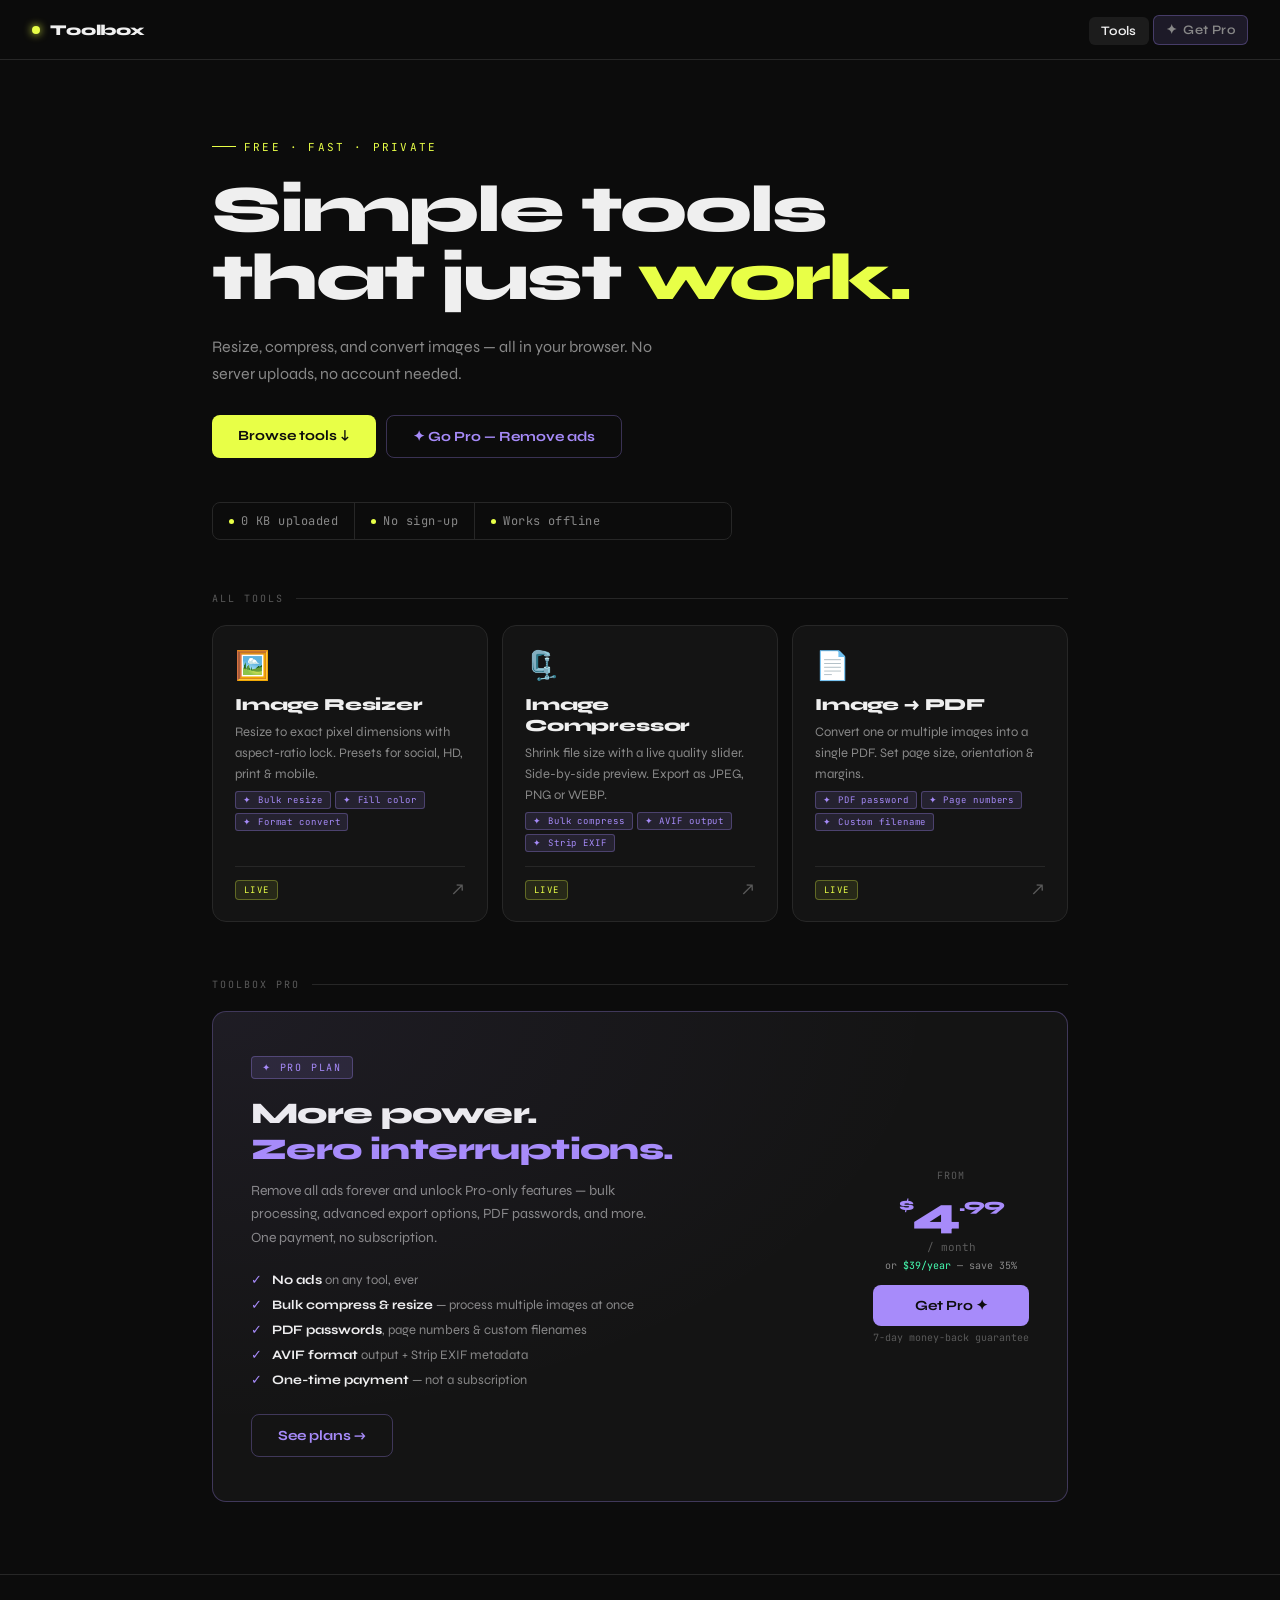
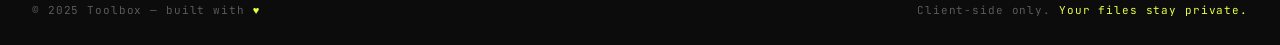
<file: index.html>
<!DOCTYPE html>
<html lang="en">
<head>
  <meta charset="UTF-8"/>
  <meta name="viewport" content="width=device-width, initial-scale=1.0"/>
  <title>Toolbox — Free Image Tools</title>
  <meta name="description" content="Free browser-based image tools. No uploads, no sign-up, 100% private."/>
  <link rel="stylesheet" href="styles.css"/>
  <style>
    .page-wrap { padding-top: 60px; min-height: 100vh; display: flex; flex-direction: column; }

    /* ── Hero ── */
    .hero { padding: 72px 32px 52px; max-width: 920px; margin: 0 auto; width: 100%; }
    .hero-eyebrow {
      display: inline-flex; align-items: center; gap: 8px;
      font-family: 'JetBrains Mono', monospace; font-size: 11px;
      letter-spacing: 0.2em; text-transform: uppercase; color: var(--accent); margin-bottom: 22px;
    }
    .hero-eyebrow::before { content: ''; width: 24px; height: 1px; background: var(--accent); }
    h1.hero-title {
      font-size: clamp(36px,6vw,66px); font-weight: 800;
      letter-spacing: -0.03em; line-height: 1.04; margin-bottom: 20px;
    }
    h1.hero-title em { font-style: normal; color: var(--accent); }
    .hero-desc { font-size: 16px; color: var(--muted2); line-height: 1.7; max-width: 460px; margin-bottom: 28px; }
    .hero-cta { display: flex; gap: 10px; flex-wrap: wrap; margin-bottom: 44px; }
    .btn-hero-primary {
      background: var(--accent); color: #0c0c0c; border: none;
      padding: 12px 26px; border-radius: 8px; font-family: 'Syne', sans-serif;
      font-size: 14px; font-weight: 700; cursor: pointer; text-decoration: none;
      transition: opacity 0.15s, transform 0.1s;
    }
    .btn-hero-primary:hover { opacity: 0.85; transform: translateY(-2px); }
    .btn-hero-ghost {
      background: transparent; color: var(--pro);
      border: 1px solid var(--pro-border); padding: 12px 26px; border-radius: 8px;
      font-family: 'Syne', sans-serif; font-size: 14px; font-weight: 700;
      cursor: pointer; text-decoration: none; transition: all 0.15s;
    }
    .btn-hero-ghost:hover { background: var(--pro-dim); }

    /* ── Feature strip ── */
    .feature-strip {
      display: flex; gap: 0; flex-wrap: wrap;
      border: 1px solid var(--border); border-radius: var(--radius-sm);
      overflow: hidden; max-width: 520px;
    }
    .feature-pill {
      display: flex; align-items: center; gap: 7px;
      padding: 10px 16px; font-size: 12px; color: var(--muted2);
      border-right: 1px solid var(--border);
      font-family: 'JetBrains Mono', monospace; letter-spacing: 0.04em;
    }
    .feature-pill:last-child { border-right: none; }
    .feature-pill .dot-sm { width: 5px; height: 5px; background: var(--accent); border-radius: 50%; }

    /* ── Tools Grid ── */
    .tools-section { padding: 0 32px 56px; max-width: 920px; margin: 0 auto; width: 100%; flex: 1; }
    .section-label {
      font-family: 'JetBrains Mono', monospace; font-size: 10px;
      letter-spacing: 0.2em; text-transform: uppercase; color: var(--muted);
      margin-bottom: 20px; display: flex; align-items: center; gap: 12px;
    }
    .section-label::after { content: ''; flex: 1; height: 1px; background: var(--border); }
    .tools-grid { display: grid; grid-template-columns: repeat(auto-fill, minmax(260px, 1fr)); gap: 14px; }

    .tool-card {
      background: var(--surface); border: 1px solid var(--border);
      border-radius: var(--radius); padding: 26px 22px 20px;
      display: flex; flex-direction: column; gap: 14px;
      text-decoration: none; color: var(--text);
      position: relative; overflow: hidden;
      transition: border-color 0.2s, transform 0.18s, box-shadow 0.2s;
    }
    .tool-card::before {
      content: ''; position: absolute; inset: 0;
      background: linear-gradient(135deg, var(--accent-glow) 0%, transparent 55%);
      opacity: 0; transition: opacity 0.22s; pointer-events: none;
    }
    .tool-card:hover { border-color: var(--accent); transform: translateY(-3px); box-shadow: 0 14px 36px rgba(0,0,0,0.5), 0 0 0 1px var(--accent); }
    .tool-card:hover::before { opacity: 1; }
    .card-icon { font-size: 28px; line-height: 1; }
    .card-body { flex: 1; }
    .card-title { font-size: 17px; font-weight: 800; letter-spacing: -0.01em; margin-bottom: 7px; }
    .card-desc { font-size: 13px; color: var(--muted2); line-height: 1.6; }
    .card-footer {
      display: flex; align-items: center; justify-content: space-between;
      padding-top: 12px; border-top: 1px solid var(--border);
    }
    .card-tag { font-family: 'JetBrains Mono', monospace; font-size: 9px; letter-spacing: 0.15em; text-transform: uppercase; padding: 3px 8px; border-radius: 4px; }
    .tag-live { background: var(--accent-dim); color: var(--accent); border: 1px solid rgba(232,255,71,0.3); }
    .card-arrow { font-size: 18px; color: var(--muted); transition: color 0.15s, transform 0.15s; }
    .tool-card:hover .card-arrow { color: var(--accent); transform: translate(3px,-3px); }

    /* Pro features listed on cards */
    .card-pro-features {
      display: flex; flex-wrap: wrap; gap: 4px; margin-top: 6px;
    }
    .card-pro-tag {
      font-family: 'JetBrains Mono', monospace; font-size: 9px;
      letter-spacing: 0.1em; color: var(--pro);
      background: var(--pro-dim); border: 1px solid var(--pro-border);
      padding: 2px 7px; border-radius: 3px;
    }

    /* ── Ad slot placeholder (below tools) ── */
    #home-tools-ad { width: 100%; }

    /* ── Pro Section ── */
    .pro-section { padding: 0 32px 72px; max-width: 920px; margin: 0 auto; width: 100%; }
    .pro-card {
      background: var(--surface); border: 1px solid var(--pro-border);
      border-radius: var(--radius); padding: 44px 38px;
      display: grid; grid-template-columns: 1fr auto;
      gap: 40px; align-items: center; position: relative; overflow: hidden;
    }
    .pro-card::before {
      content: ''; position: absolute; inset: 0;
      background: radial-gradient(ellipse at top left, rgba(167,139,250,0.07) 0%, transparent 60%);
      pointer-events: none;
    }
    .pro-badge {
      display: inline-flex; align-items: center; gap: 7px;
      background: var(--pro-dim); border: 1px solid var(--pro-border);
      color: var(--pro); font-family: 'JetBrains Mono', monospace;
      font-size: 10px; letter-spacing: 0.18em; text-transform: uppercase;
      padding: 4px 10px; border-radius: 4px; margin-bottom: 16px;
    }
    .pro-title { font-size: clamp(22px,3.5vw,30px); font-weight: 800; letter-spacing: -0.02em; margin-bottom: 12px; }
    .pro-title span { color: var(--pro); }
    .pro-desc { font-size: 14px; color: var(--muted2); line-height: 1.7; margin-bottom: 22px; max-width: 420px; }
    .pro-features { display: flex; flex-direction: column; gap: 9px; margin-bottom: 26px; }
    .pro-feature { display: flex; align-items: center; gap: 10px; font-size: 13px; color: var(--muted2); }
    .pro-feature .check { color: var(--pro); flex-shrink: 0; }
    .pro-feature strong { color: var(--text); }
    .pro-pricing {
      display: flex; flex-direction: column; align-items: center;
      gap: 5px; text-align: center; flex-shrink: 0;
    }
    .pro-price { font-size: 44px; font-weight: 800; color: var(--pro); letter-spacing: -0.03em; line-height: 1; }
    .pro-price sup { font-size: 18px; vertical-align: super; }
    .pro-period { font-family: 'JetBrains Mono', monospace; font-size: 11px; color: var(--muted); }
    .pro-yearly { font-family: 'JetBrains Mono', monospace; font-size: 10px; color: var(--muted2); }
    .pro-yearly span { color: var(--green); }
    .btn-pro-buy {
      background: var(--pro); color: #0c0c0c; border: none;
      padding: 12px 26px; border-radius: 8px; font-family: 'Syne', sans-serif;
      font-size: 14px; font-weight: 700; cursor: pointer; text-decoration: none;
      transition: all 0.15s; display: block; width: 100%; text-align: center; margin-top: 8px;
    }
    .btn-pro-buy:hover { opacity: 0.85; transform: translateY(-2px); }
    .pro-guarantee { font-family: 'JetBrains Mono', monospace; font-size: 10px; color: var(--muted); text-align: center; }

    /* ── Animations ── */
    .hero { animation: fadeUp 0.5s ease both; }
    .tool-card { animation: fadeUp 0.5s ease both; }
    .tool-card:nth-child(1) { animation-delay: 0.05s; }
    .tool-card:nth-child(2) { animation-delay: 0.10s; }
    .tool-card:nth-child(3) { animation-delay: 0.15s; }
    .pro-card { animation: fadeUp 0.5s ease 0.25s both; }

    @media (max-width: 700px) {
      .pro-card { grid-template-columns: 1fr; }
      .pro-pricing { align-items: flex-start; text-align: left; }
      .btn-pro-buy { width: auto; }
      .hero { padding: 60px 20px 40px; }
      .tools-section, .pro-section { padding-left: 20px; padding-right: 20px; }
      .feature-strip { flex-direction: column; }
      .feature-pill { border-right: none; border-bottom: 1px solid var(--border); }
      .feature-pill:last-child { border-bottom: none; }
    }
  </style>
</head>
<body>

<nav class="site-nav">
  <a class="nav-brand" href="index.html">
    <span class="dot"></span>
    <span class="name">Toolbox</span>
  </a>
  <ul class="nav-links">
    <li><a href="index.html" class="active">Tools</a></li>
    <li><a href="pro.html" class="nav-pro-btn"><span class="crown">✦</span> Get Pro</a></li>
  </ul>
</nav>

<div class="page-wrap">

  <!-- HERO -->
  <section class="hero">
    <p class="hero-eyebrow">Free · Fast · Private</p>
    <h1 class="hero-title">Simple tools<br/>that just <em>work.</em></h1>
    <p class="hero-desc">Resize, compress, and convert images — all in your browser. No server uploads, no account needed.</p>
    <div class="hero-cta">
      <a class="btn-hero-primary" href="#tools">Browse tools ↓</a>
      <a class="btn-hero-ghost" href="pro.html">✦ Go Pro — Remove ads</a>
    </div>
    <div class="feature-strip">
      <div class="feature-pill"><span class="dot-sm"></span>0 KB uploaded</div>
      <div class="feature-pill"><span class="dot-sm"></span>No sign-up</div>
      <div class="feature-pill"><span class="dot-sm"></span>Works offline</div>
    </div>
  </section>

  <!-- TOOLS -->
  <section class="tools-section" id="tools">
    <p class="section-label">All tools</p>
    <div class="tools-grid">

      <a class="tool-card" href="tools/image-resizer.html">
        <div class="card-icon">🖼️</div>
        <div class="card-body">
          <p class="card-title">Image Resizer</p>
          <p class="card-desc">Resize to exact pixel dimensions with aspect-ratio lock. Presets for social, HD, print & mobile.</p>
          <div class="card-pro-features">
            <span class="card-pro-tag">✦ Bulk resize</span>
            <span class="card-pro-tag">✦ Fill color</span>
            <span class="card-pro-tag">✦ Format convert</span>
          </div>
        </div>
        <div class="card-footer">
          <span class="card-tag tag-live">Live</span>
          <span class="card-arrow">↗</span>
        </div>
      </a>

      <a class="tool-card" href="tools/image-compressor.html">
        <div class="card-icon">🗜️</div>
        <div class="card-body">
          <p class="card-title">Image Compressor</p>
          <p class="card-desc">Shrink file size with a live quality slider. Side-by-side preview. Export as JPEG, PNG or WEBP.</p>
          <div class="card-pro-features">
            <span class="card-pro-tag">✦ Bulk compress</span>
            <span class="card-pro-tag">✦ AVIF output</span>
            <span class="card-pro-tag">✦ Strip EXIF</span>
          </div>
        </div>
        <div class="card-footer">
          <span class="card-tag tag-live">Live</span>
          <span class="card-arrow">↗</span>
        </div>
      </a>

      <a class="tool-card" href="tools/image-to-pdf.html">
        <div class="card-icon">📄</div>
        <div class="card-body">
          <p class="card-title">Image → PDF</p>
          <p class="card-desc">Convert one or multiple images into a single PDF. Set page size, orientation & margins.</p>
          <div class="card-pro-features">
            <span class="card-pro-tag">✦ PDF password</span>
            <span class="card-pro-tag">✦ Page numbers</span>
            <span class="card-pro-tag">✦ Custom filename</span>
          </div>
        </div>
        <div class="card-footer">
          <span class="card-tag tag-live">Live</span>
          <span class="card-arrow">↗</span>
        </div>
      </a>

    </div>
  </section>

  <!-- AD: 1 ad below tools, only for free users -->
  <div id="home-tools-ad"></div>

  <!-- PRO SECTION -->
  <section class="pro-section" id="pro">
    <p class="section-label">Toolbox Pro</p>
    <div class="pro-card">
      <div>
        <div class="pro-badge">✦ Pro Plan</div>
        <h2 class="pro-title">More power.<br/><span>Zero interruptions.</span></h2>
        <p class="pro-desc">Remove all ads forever and unlock Pro-only features — bulk processing, advanced export options, PDF passwords, and more. One payment, no subscription.</p>
        <div class="pro-features">
          <div class="pro-feature"><span class="check">✓</span> <span><strong>No ads</strong> on any tool, ever</span></div>
          <div class="pro-feature"><span class="check">✓</span> <span><strong>Bulk compress & resize</strong> — process multiple images at once</span></div>
          <div class="pro-feature"><span class="check">✓</span> <span><strong>PDF passwords</strong>, page numbers & custom filenames</span></div>
          <div class="pro-feature"><span class="check">✓</span> <span><strong>AVIF format</strong> output + Strip EXIF metadata</span></div>
          <div class="pro-feature"><span class="check">✓</span> <span><strong>One-time payment</strong> — not a subscription</span></div>
        </div>
        <a href="pro.html" class="btn-hero-ghost" style="display:inline-flex;align-items:center;gap:8px">See plans →</a>
      </div>
      <div class="pro-pricing">
        <div style="font-family:'JetBrains Mono',monospace;font-size:10px;color:var(--muted);letter-spacing:0.1em;margin-bottom:4px">FROM</div>
        <div class="pro-price"><sup>$</sup>4<sup>.99</sup></div>
        <div class="pro-period">/ month</div>
        <div class="pro-yearly">or <span>$39/year</span> — save 35%</div>
        <a href="pro.html" class="btn-pro-buy">Get Pro ✦</a>
        <div class="pro-guarantee">7-day money-back guarantee</div>
      </div>
    </div>
  </section>

  <footer class="site-footer">
    <p class="footer-copy">© 2025 Toolbox — built with <span>♥</span></p>
    <p class="footer-copy">Client-side only. <span>Your files stay private.</span></p>
  </footer>

</div>

<script src="scripts.js"></script>
<script>
  document.addEventListener('DOMContentLoaded', () => {
    window.Toolbox.injectHomeAd();
  });
</script>
</body>
</html>
</file>
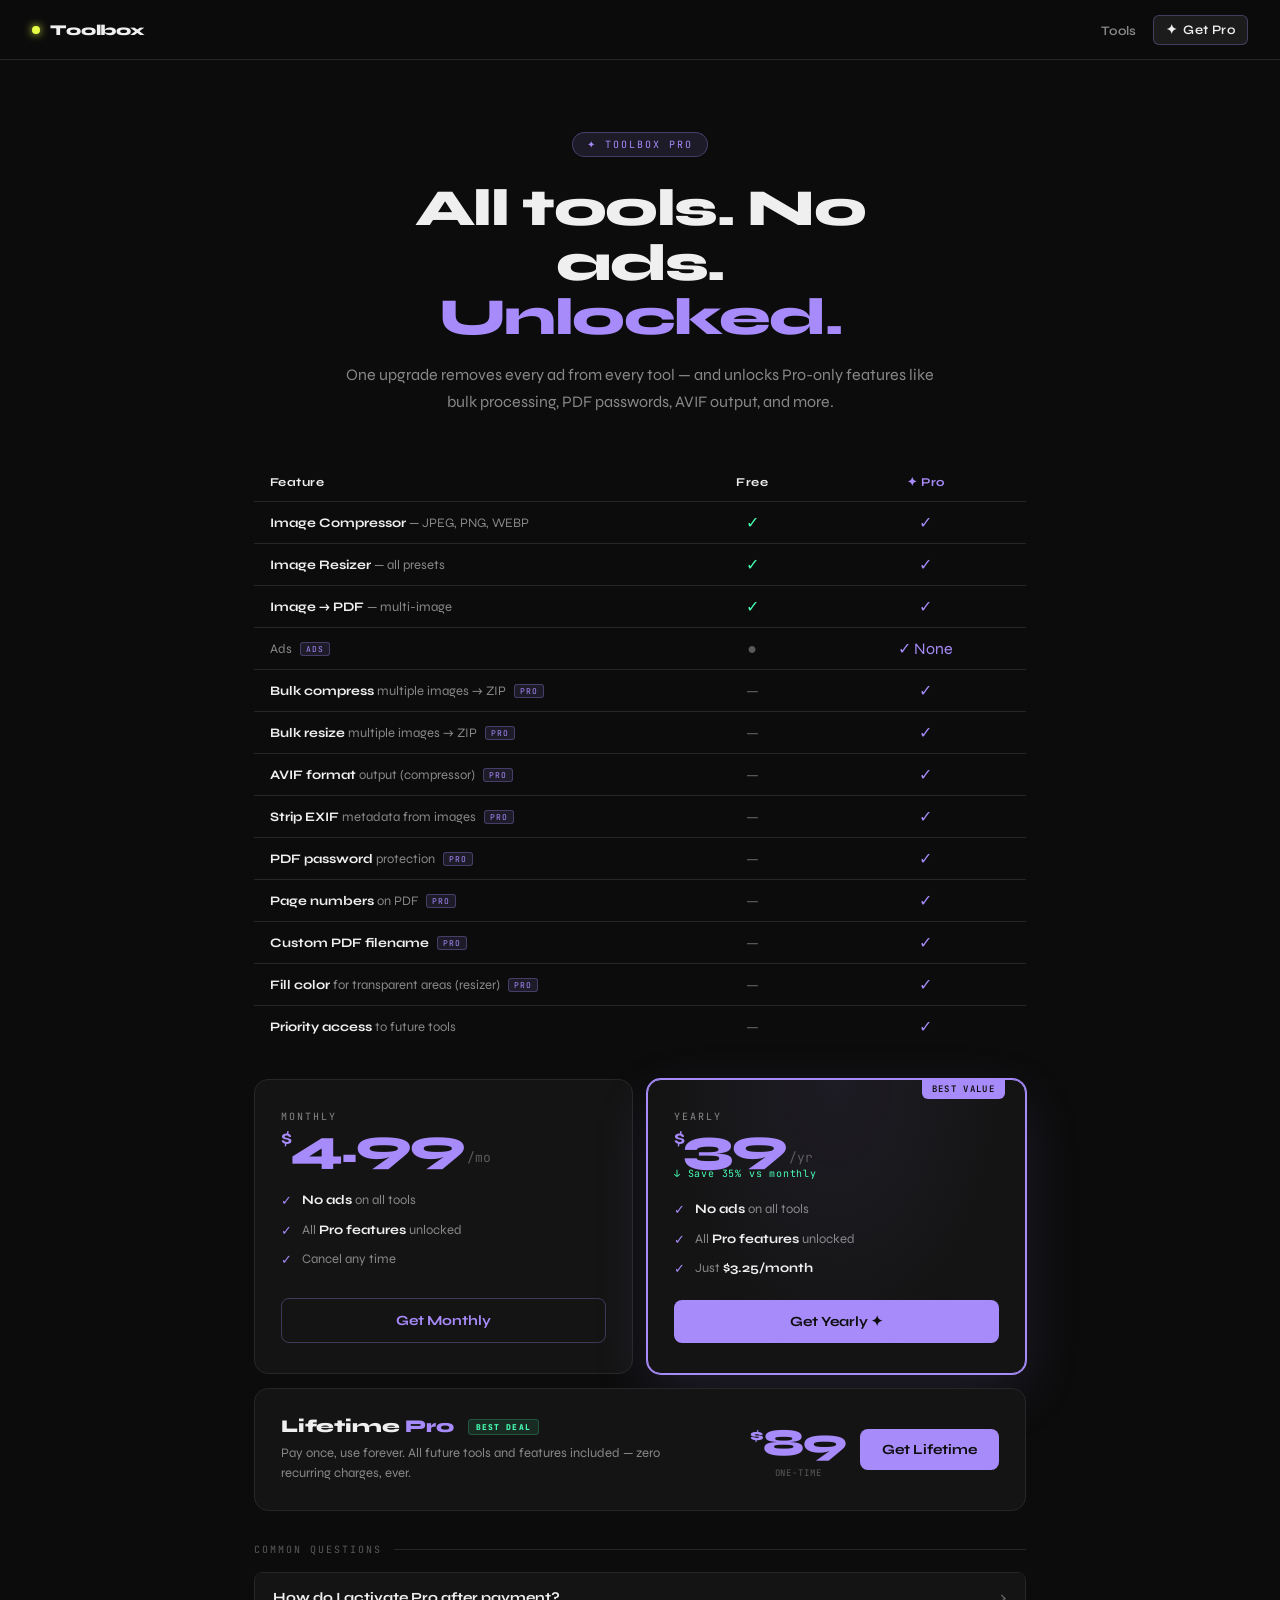
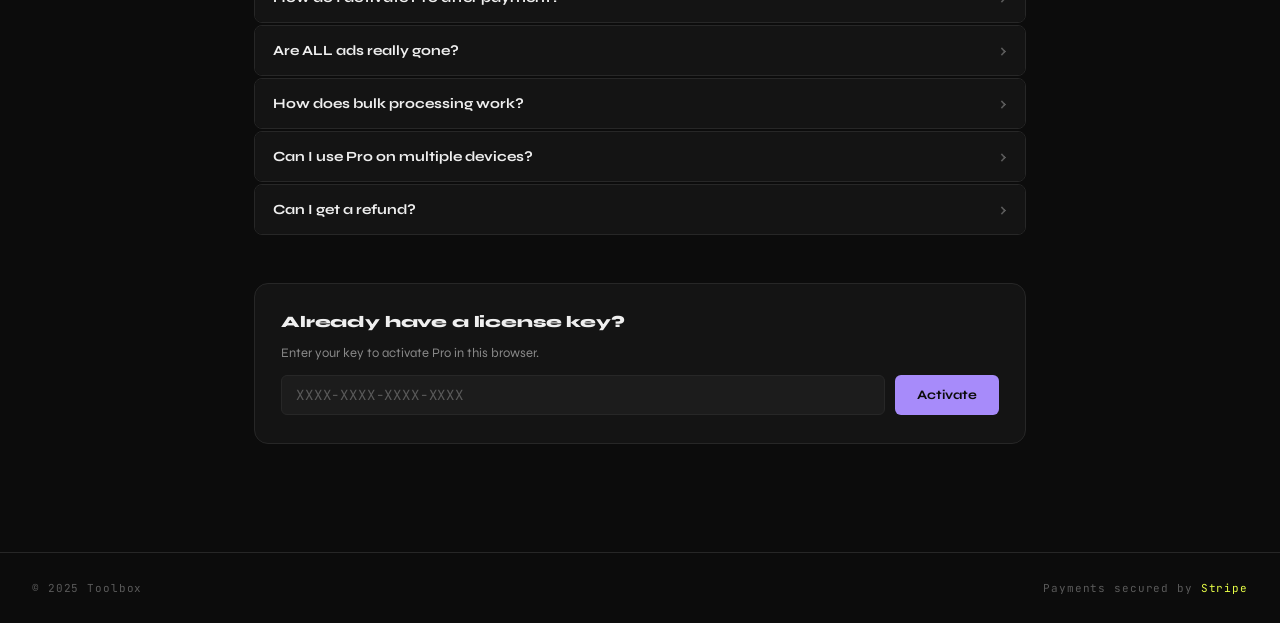
<file: Pro.html>
<!DOCTYPE html>
<html lang="en">
<head>
  <meta charset="UTF-8"/>
  <meta name="viewport" content="width=device-width, initial-scale=1.0"/>
  <title>Toolbox Pro — Unlock Everything</title>
  <link rel="stylesheet" href="styles.css"/>
  <style>
    body { padding-top: 60px; display: flex; flex-direction: column; min-height: 100vh; }
    .page-wrap { flex: 1; display: flex; flex-direction: column; }

    /* ── Hero ── */
    .pro-hero { text-align: center; padding: 72px 32px 48px; max-width: 680px; margin: 0 auto; width: 100%; animation: fadeUp 0.4s ease both; }
    .pro-eyebrow {
      display: inline-flex; align-items: center; gap: 8px;
      background: var(--pro-dim); border: 1px solid var(--pro-border);
      color: var(--pro); font-family: 'JetBrains Mono', monospace;
      font-size: 10px; letter-spacing: 0.2em; text-transform: uppercase;
      padding: 5px 14px; border-radius: 20px; margin-bottom: 24px;
    }
    .pro-hero-title { font-size: clamp(30px,6vw,52px); font-weight: 800; letter-spacing: -0.03em; line-height: 1.05; margin-bottom: 16px; }
    .pro-hero-title span { color: var(--pro); }
    .pro-hero-sub { font-size: 16px; color: var(--muted2); line-height: 1.7; }

    /* ── Comparison table ── */
    .plans-wrap { max-width: 820px; margin: 0 auto; width: 100%; padding: 0 24px 60px; }

    /* Feature comparison */
    .compare-table {
      width: 100%; border-collapse: collapse;
      margin-bottom: 32px;
      animation: fadeUp 0.4s ease 0.06s both;
    }
    .compare-table th {
      padding: 12px 16px; font-size: 12px; font-weight: 700;
      letter-spacing: 0.04em; text-align: left;
      border-bottom: 1px solid var(--border);
    }
    .compare-table th:not(:first-child) { text-align: center; }
    .compare-table th.col-pro { color: var(--pro); }
    .compare-table td {
      padding: 11px 16px; font-size: 13px; color: var(--muted2);
      border-bottom: 1px solid var(--border);
      vertical-align: middle;
    }
    .compare-table td:not(:first-child) { text-align: center; }
    .compare-table tr:last-child td { border-bottom: none; }
    .compare-table .yes-free { color: var(--green); font-size: 16px; }
    .compare-table .yes-pro  { color: var(--pro);   font-size: 16px; }
    .compare-table .no       { color: var(--muted); font-size: 16px; }
    .compare-table .feature-name strong { color: var(--text); }
    .compare-table .feature-badge {
      display: inline-flex; align-items: center; gap: 4px;
      background: var(--pro-dim); border: 1px solid var(--pro-border);
      color: var(--pro); font-family: 'JetBrains Mono', monospace;
      font-size: 8px; letter-spacing: 0.12em; text-transform: uppercase;
      padding: 1px 5px; border-radius: 3px; margin-left: 5px; vertical-align: middle;
    }

    /* ── Plans grid ── */
    .plans-grid { display: grid; grid-template-columns: 1fr 1fr; gap: 14px; margin-bottom: 14px; animation: fadeUp 0.4s ease 0.1s both; }

    .plan-card {
      background: var(--surface); border: 1px solid var(--border);
      border-radius: var(--radius); padding: 30px 26px;
      display: flex; flex-direction: column; gap: 20px;
      position: relative; overflow: hidden; transition: border-color 0.2s;
    }
    .plan-card.popular {
      border-color: var(--pro);
      box-shadow: 0 0 0 1px var(--pro), 0 20px 60px rgba(167,139,250,0.12);
    }
    .plan-card.popular::before {
      content: ''; position: absolute; inset: 0;
      background: radial-gradient(ellipse at top, rgba(167,139,250,0.07) 0%, transparent 70%);
      pointer-events: none;
    }
    .popular-badge {
      position: absolute; top: -1px; right: 20px;
      background: var(--pro); color: #0c0c0c;
      font-family: 'JetBrains Mono', monospace; font-size: 9px;
      letter-spacing: 0.15em; text-transform: uppercase;
      padding: 4px 10px; border-radius: 0 0 6px 6px; font-weight: 600;
    }
    .plan-name { font-family: 'JetBrains Mono', monospace; font-size: 10px; letter-spacing: 0.2em; text-transform: uppercase; color: var(--muted2); }
    .plan-price-wrap { display: flex; align-items: baseline; gap: 3px; }
    .plan-price { font-size: 48px; font-weight: 800; color: var(--pro); letter-spacing: -0.04em; line-height: 1; }
    .plan-price sup { font-size: 20px; font-weight: 700; vertical-align: super; }
    .plan-period { font-family: 'JetBrains Mono', monospace; font-size: 13px; color: var(--muted); }
    .plan-save { font-family: 'JetBrains Mono', monospace; font-size: 10px; color: var(--green); letter-spacing: 0.08em; margin-top: -4px; }
    .plan-features { display: flex; flex-direction: column; gap: 9px; flex: 1; }
    .plan-feature { display: flex; align-items: flex-start; gap: 10px; font-size: 13px; color: var(--muted2); line-height: 1.5; }
    .plan-feature .ck { color: var(--pro); flex-shrink: 0; margin-top: 1px; }
    .plan-feature strong { color: var(--text); }
    .plan-btn {
      background: var(--pro); color: #0c0c0c; border: none;
      padding: 13px 22px; border-radius: 8px; font-family: 'Syne', sans-serif;
      font-size: 14px; font-weight: 700; cursor: pointer;
      text-decoration: none; text-align: center; display: block;
      transition: opacity 0.15s, transform 0.1s;
    }
    .plan-btn:hover { opacity: 0.85; transform: translateY(-2px); }
    .plan-btn.ghost { background: transparent; border: 1px solid var(--pro-border); color: var(--pro); }
    .plan-btn.ghost:hover { background: var(--pro-dim); transform: translateY(-2px); }

    /* ── Lifetime ── */
    .lifetime-card {
      background: var(--surface); border: 1px solid var(--border);
      border-radius: var(--radius); padding: 26px 26px;
      display: flex; align-items: center; justify-content: space-between;
      gap: 20px; flex-wrap: wrap; margin-bottom: 32px;
      transition: border-color 0.2s;
      animation: fadeUp 0.4s ease 0.15s both;
    }
    .lifetime-card:hover { border-color: var(--border2); }
    .lifetime-left { display: flex; flex-direction: column; gap: 6px; }
    .lifetime-name { font-weight: 800; font-size: 18px; letter-spacing: -0.01em; }
    .lifetime-name span { color: var(--pro); }
    .lifetime-name .best-tag {
      font-family: 'JetBrains Mono', monospace; font-size: 8px;
      letter-spacing: 0.14em; text-transform: uppercase;
      background: rgba(71,255,179,0.1); color: var(--green);
      border: 1px solid rgba(71,255,179,0.2); padding: 2px 7px;
      border-radius: 3px; margin-left: 8px; vertical-align: middle;
    }
    .lifetime-desc { font-size: 13px; color: var(--muted2); line-height: 1.6; max-width: 380px; }
    .lifetime-right { display: flex; align-items: center; gap: 14px; flex-shrink: 0; }
    .lifetime-price { font-size: 38px; font-weight: 800; color: var(--pro); letter-spacing: -0.03em; }
    .lifetime-price sup { font-size: 16px; vertical-align: super; }
    .lifetime-once { font-family: 'JetBrains Mono', monospace; font-size: 9px; color: var(--muted); letter-spacing: 0.1em; text-align: center; margin-top: 2px; text-transform: uppercase; }

    /* ── FAQ ── */
    .faq-section { margin-bottom: 48px; animation: fadeUp 0.4s ease 0.2s both; }
    .faq-title {
      font-family: 'JetBrains Mono', monospace; font-size: 10px;
      letter-spacing: 0.2em; text-transform: uppercase; color: var(--muted);
      margin-bottom: 16px; display: flex; align-items: center; gap: 12px;
    }
    .faq-title::after { content: ''; flex: 1; height: 1px; background: var(--border); }
    .faq-list { display: flex; flex-direction: column; gap: 2px; }
    .faq-item { border: 1px solid var(--border); border-radius: var(--radius-sm); overflow: hidden; }
    .faq-q {
      width: 100%; background: var(--surface); border: none;
      color: var(--text); font-family: 'Syne', sans-serif; font-size: 14px; font-weight: 700;
      padding: 15px 18px; text-align: left; cursor: pointer;
      display: flex; justify-content: space-between; align-items: center;
      transition: background 0.15s; gap: 12px;
    }
    .faq-q:hover { background: var(--surface2); }
    .faq-q .arrow { font-size: 16px; color: var(--muted); transition: transform 0.2s; flex-shrink: 0; }
    .faq-q.open .arrow { transform: rotate(90deg); color: var(--pro); }
    .faq-a {
      max-height: 0; overflow: hidden; background: var(--surface2);
      font-size: 13px; color: var(--muted2); line-height: 1.7;
      transition: max-height 0.25s ease, padding 0.25s; padding: 0 18px;
    }
    .faq-a.open { max-height: 200px; padding: 14px 18px; }

    /* ── Activate ── */
    .activate-card {
      background: var(--surface); border: 1px solid var(--border);
      border-radius: var(--radius); padding: 28px 26px;
      display: flex; flex-direction: column; gap: 14px;
      margin-bottom: 48px;
      animation: fadeUp 0.4s ease 0.25s both;
    }
    .activate-title { font-weight: 800; font-size: 16px; letter-spacing: -0.01em; }
    .activate-sub { font-size: 13px; color: var(--muted2); }
    .activate-row { display: flex; gap: 10px; flex-wrap: wrap; }
    #license-input {
      flex: 1; min-width: 200px;
      background: var(--surface2); border: 1px solid var(--border);
      border-radius: 6px; color: var(--text);
      font-family: 'JetBrains Mono', monospace; font-size: 14px;
      padding: 10px 14px; outline: none; transition: border-color 0.2s;
      letter-spacing: 0.06em;
    }
    #license-input:focus { border-color: var(--pro); }
    #license-input::placeholder { color: var(--muted); }
    #activate-btn {
      background: var(--pro); color: #0c0c0c; border: none;
      padding: 10px 22px; border-radius: 6px; font-family: 'Syne', sans-serif;
      font-size: 13px; font-weight: 700; cursor: pointer; transition: opacity 0.15s;
    }
    #activate-btn:hover { opacity: 0.85; }
    #activate-msg { font-family: 'JetBrains Mono', monospace; font-size: 11px; display: none; letter-spacing: 0.06em; }

    @media (max-width: 560px) {
      .plans-grid { grid-template-columns: 1fr; }
      .lifetime-card { flex-direction: column; align-items: flex-start; }
      .plans-wrap { padding: 0 16px 60px; }
      .compare-table { display: none; }
    }
  </style>
</head>
<body>

<nav class="site-nav">
  <a class="nav-brand" href="index.html"><span class="dot"></span><span class="name">Toolbox</span></a>
  <ul class="nav-links">
    <li><a href="index.html">Tools</a></li>
    <li><a href="pro.html" class="nav-pro-btn active"><span class="crown">✦</span> Get Pro</a></li>
  </ul>
</nav>

<div class="page-wrap">

  <div class="pro-hero">
    <div class="pro-eyebrow">✦ Toolbox Pro</div>
    <h1 class="pro-hero-title">All tools. No ads.<br/><span>Unlocked.</span></h1>
    <p class="pro-hero-sub">One upgrade removes every ad from every tool — and unlocks Pro-only features like bulk processing, PDF passwords, AVIF output, and more.</p>
  </div>

  <div class="plans-wrap">

    <!-- Feature comparison -->
    <table class="compare-table">
      <thead>
        <tr>
          <th style="width:55%">Feature</th>
          <th>Free</th>
          <th class="col-pro">✦ Pro</th>
        </tr>
      </thead>
      <tbody>
        <tr>
          <td class="feature-name"><strong>Image Compressor</strong> — JPEG, PNG, WEBP</td>
          <td><span class="yes-free">✓</span></td>
          <td><span class="yes-pro">✓</span></td>
        </tr>
        <tr>
          <td class="feature-name"><strong>Image Resizer</strong> — all presets</td>
          <td><span class="yes-free">✓</span></td>
          <td><span class="yes-pro">✓</span></td>
        </tr>
        <tr>
          <td class="feature-name"><strong>Image → PDF</strong> — multi-image</td>
          <td><span class="yes-free">✓</span></td>
          <td><span class="yes-pro">✓</span></td>
        </tr>
        <tr>
          <td class="feature-name">Ads <span class="feature-badge">ads</span></td>
          <td><span class="no">●</span></td>
          <td><span class="yes-pro">✓ None</span></td>
        </tr>
        <tr>
          <td class="feature-name"><strong>Bulk compress</strong> multiple images → ZIP <span class="feature-badge">pro</span></td>
          <td><span class="no">—</span></td>
          <td><span class="yes-pro">✓</span></td>
        </tr>
        <tr>
          <td class="feature-name"><strong>Bulk resize</strong> multiple images → ZIP <span class="feature-badge">pro</span></td>
          <td><span class="no">—</span></td>
          <td><span class="yes-pro">✓</span></td>
        </tr>
        <tr>
          <td class="feature-name"><strong>AVIF format</strong> output (compressor) <span class="feature-badge">pro</span></td>
          <td><span class="no">—</span></td>
          <td><span class="yes-pro">✓</span></td>
        </tr>
        <tr>
          <td class="feature-name"><strong>Strip EXIF</strong> metadata from images <span class="feature-badge">pro</span></td>
          <td><span class="no">—</span></td>
          <td><span class="yes-pro">✓</span></td>
        </tr>
        <tr>
          <td class="feature-name"><strong>PDF password</strong> protection <span class="feature-badge">pro</span></td>
          <td><span class="no">—</span></td>
          <td><span class="yes-pro">✓</span></td>
        </tr>
        <tr>
          <td class="feature-name"><strong>Page numbers</strong> on PDF <span class="feature-badge">pro</span></td>
          <td><span class="no">—</span></td>
          <td><span class="yes-pro">✓</span></td>
        </tr>
        <tr>
          <td class="feature-name"><strong>Custom PDF filename</strong> <span class="feature-badge">pro</span></td>
          <td><span class="no">—</span></td>
          <td><span class="yes-pro">✓</span></td>
        </tr>
        <tr>
          <td class="feature-name"><strong>Fill color</strong> for transparent areas (resizer) <span class="feature-badge">pro</span></td>
          <td><span class="no">—</span></td>
          <td><span class="yes-pro">✓</span></td>
        </tr>
        <tr>
          <td class="feature-name"><strong>Priority access</strong> to future tools</td>
          <td><span class="no">—</span></td>
          <td><span class="yes-pro">✓</span></td>
        </tr>
      </tbody>
    </table>

    <!-- Plans grid -->
    <div class="plans-grid">

      <div class="plan-card">
        <div>
          <p class="plan-name">Monthly</p>
          <div class="plan-price-wrap">
            <div class="plan-price"><sup>$</sup>4.99</div>
            <span class="plan-period">/mo</span>
          </div>
        </div>
        <div class="plan-features">
          <div class="plan-feature"><span class="ck">✓</span><span><strong>No ads</strong> on all tools</span></div>
          <div class="plan-feature"><span class="ck">✓</span><span>All <strong>Pro features</strong> unlocked</span></div>
          <div class="plan-feature"><span class="ck">✓</span><span>Cancel any time</span></div>
        </div>
        <a href="https://buy.stripe.com/YOUR_MONTHLY_LINK" class="plan-btn ghost" target="_blank">Get Monthly</a>
      </div>

      <div class="plan-card popular">
        <div class="popular-badge">Best value</div>
        <div>
          <p class="plan-name">Yearly</p>
          <div class="plan-price-wrap">
            <div class="plan-price"><sup>$</sup>39</div>
            <span class="plan-period">/yr</span>
          </div>
          <p class="plan-save">↓ Save 35% vs monthly</p>
        </div>
        <div class="plan-features">
          <div class="plan-feature"><span class="ck">✓</span><span><strong>No ads</strong> on all tools</span></div>
          <div class="plan-feature"><span class="ck">✓</span><span>All <strong>Pro features</strong> unlocked</span></div>
          <div class="plan-feature"><span class="ck">✓</span><span>Just <strong>$3.25/month</strong></span></div>
        </div>
        <a href="https://buy.stripe.com/YOUR_YEARLY_LINK" class="plan-btn" target="_blank">Get Yearly ✦</a>
      </div>

    </div>

    <!-- Lifetime -->
    <div class="lifetime-card">
      <div class="lifetime-left">
        <p class="lifetime-name">Lifetime <span>Pro</span> <span class="best-tag">Best deal</span></p>
        <p class="lifetime-desc">Pay once, use forever. All future tools and features included — zero recurring charges, ever.</p>
      </div>
      <div class="lifetime-right">
        <div>
          <div class="lifetime-price"><sup>$</sup>89</div>
          <div class="lifetime-once">One-time</div>
        </div>
        <a href="https://buy.stripe.com/YOUR_LIFETIME_LINK" class="plan-btn" style="padding:12px 22px;width:auto" target="_blank">Get Lifetime</a>
      </div>
    </div>

    <!-- FAQ -->
    <div class="faq-section">
      <p class="faq-title">Common questions</p>
      <div class="faq-list">
        <div class="faq-item">
          <button class="faq-q">How do I activate Pro after payment? <span class="arrow">›</span></button>
          <div class="faq-a">After payment you'll receive a license key by email. Enter it in the form below — Pro activates immediately and is stored in your browser. It persists until you clear browser data.</div>
        </div>
        <div class="faq-item">
          <button class="faq-q">Are ALL ads really gone? <span class="arrow">›</span></button>
          <div class="faq-a">Yes — every single ad slot on every tool page is hidden the moment Pro is activated. No banners, no strips, no post-result ads. Nothing.</div>
        </div>
        <div class="faq-item">
          <button class="faq-q">How does bulk processing work? <span class="arrow">›</span></button>
          <div class="faq-a">On each tool page, Pro users see an extra panel to upload multiple images. The tool processes them all in-browser, then packages the results into a ZIP file for download — no cloud involved.</div>
        </div>
        <div class="faq-item">
          <button class="faq-q">Can I use Pro on multiple devices? <span class="arrow">›</span></button>
          <div class="faq-a">Yes. Enter your key on each device you want to activate it on. If you lose the key, contact us with your order reference.</div>
        </div>
        <div class="faq-item">
          <button class="faq-q">Can I get a refund? <span class="arrow">›</span></button>
          <div class="faq-a">Yes. Within 7 days of purchase, email us and we'll refund you in full, no questions asked.</div>
        </div>
      </div>
    </div>

    <!-- Activate -->
    <div class="activate-card">
      <p class="activate-title">Already have a license key?</p>
      <p class="activate-sub">Enter your key to activate Pro in this browser.</p>
      <div class="activate-row">
        <input type="text" id="license-input" placeholder="XXXX-XXXX-XXXX-XXXX" autocomplete="off" spellcheck="false"/>
        <button id="activate-btn">Activate</button>
      </div>
      <p id="activate-msg"></p>
    </div>

  </div>

  <footer class="site-footer">
    <p class="footer-copy">© 2025 Toolbox</p>
    <p class="footer-copy">Payments secured by <span>Stripe</span></p>
  </footer>

</div>

<script src="scripts.js"></script>
<script>
  document.querySelectorAll('.faq-q').forEach(btn => {
    btn.addEventListener('click', () => {
      const a = btn.nextElementSibling;
      const open = btn.classList.contains('open');
      document.querySelectorAll('.faq-q').forEach(b => { b.classList.remove('open'); b.nextElementSibling.classList.remove('open'); });
      if (!open) { btn.classList.add('open'); a.classList.add('open'); }
    });
  });

  document.getElementById('activate-btn').addEventListener('click', activate);
  document.getElementById('license-input').addEventListener('keydown', e => { if (e.key === 'Enter') activate(); });

  function activate() {
    const key = document.getElementById('license-input').value.trim();
    const msg = document.getElementById('activate-msg');
    if (!key || key.length < 6) {
      msg.style.color = 'var(--red)';
      msg.textContent = '⚠ Please enter a valid license key.';
      msg.style.display = 'block'; return;
    }
    // TODO: verify key against your backend before activating
    window.Toolbox.activatePro(key);
    msg.style.color = 'var(--green)';
    msg.textContent = '✓ Pro activated! All ads removed and Pro features unlocked.';
    msg.style.display = 'block';
    document.getElementById('license-input').value = '';
  }
</script>
</body>
</html>
</file>
<file: styles.css>
/* ═══════════════════════════════════════════════════════════
   SHARED STYLES — Toolbox
   ═══════════════════════════════════════════════════════════ */

@import url('https://fonts.googleapis.com/css2?family=Syne:wght@400;600;700;800&family=JetBrains+Mono:wght@400;500&display=swap');

*, *::before, *::after { box-sizing: border-box; margin: 0; padding: 0; }

:root {
  --bg:         #0c0c0c;
  --surface:    #141414;
  --surface2:   #1c1c1c;
  --surface3:   #222;
  --border:     #272727;
  --border2:    #333;
  --border3:    #404040;
  --accent:     #e8ff47;
  --accent-dim: rgba(232,255,71,0.09);
  --accent-glow:rgba(232,255,71,0.18);
  --text:       #efefef;
  --text2:      #c8c8c8;
  --muted:      #5a5a5a;
  --muted2:     #888;
  --pro:        #a78bfa;
  --pro-dim:    rgba(167,139,250,0.12);
  --pro-border: rgba(167,139,250,0.3);
  --green:      #47ffb3;
  --orange:     #ffb347;
  --red:        #ff5f5f;
  --radius:     14px;
  --radius-sm:  8px;
}

html { scroll-behavior: smooth; }
body {
  background: var(--bg);
  color: var(--text);
  font-family: 'Syne', sans-serif;
  min-height: 100vh;
  -webkit-font-smoothing: antialiased;
}
::-webkit-scrollbar { width: 6px; }
::-webkit-scrollbar-track { background: var(--bg); }
::-webkit-scrollbar-thumb { background: var(--border2); border-radius: 99px; }

/* ── Nav ── */
.site-nav {
  position: fixed; top: 0; left: 0; right: 0; z-index: 100;
  display: flex; align-items: center; justify-content: space-between;
  padding: 0 32px; height: 60px;
  background: rgba(12,12,12,0.93); backdrop-filter: blur(20px);
  border-bottom: 1px solid var(--border);
}
.nav-brand { display: flex; align-items: center; gap: 10px; text-decoration: none; }
.nav-brand .dot { width: 8px; height: 8px; background: var(--accent); border-radius: 50%; box-shadow: 0 0 8px var(--accent); flex-shrink: 0; }
.nav-brand .name { font-size: 15px; font-weight: 800; letter-spacing: -0.01em; color: var(--text); }
.nav-links { display: flex; align-items: center; gap: 4px; list-style: none; }
.nav-links a { color: var(--muted2); text-decoration: none; font-size: 13px; font-weight: 600; letter-spacing: 0.03em; padding: 6px 12px; border-radius: 6px; transition: color 0.15s, background 0.15s; }
.nav-links a:hover, .nav-links a.active { color: var(--text); background: var(--surface2); }
.nav-pro-btn {
  display: flex; align-items: center; gap: 6px;
  background: var(--pro-dim); border: 1px solid var(--pro-border);
  color: var(--pro); font-family: 'Syne', sans-serif;
  font-size: 12px; font-weight: 700; letter-spacing: 0.04em;
  padding: 6px 14px; border-radius: 6px;
  cursor: pointer; text-decoration: none; transition: all 0.15s;
}
.nav-pro-btn:hover { background: rgba(167,139,250,0.2); color: var(--pro); }
.nav-pro-btn.is-pro { background: var(--pro); color: #0c0c0c; border-color: var(--pro); }

/* ── Back Link ── */
.back-link {
  display: inline-flex; align-items: center; gap: 7px;
  font-family: 'JetBrains Mono', monospace; font-size: 11px;
  letter-spacing: 0.12em; text-transform: uppercase;
  color: var(--muted2); text-decoration: none;
  padding: 7px 12px; border: 1px solid var(--border);
  border-radius: 6px; transition: all 0.15s;
}
.back-link:hover { color: var(--text); border-color: var(--border2); background: var(--surface2); }

/* ── Footer ── */
.site-footer {
  border-top: 1px solid var(--border);
  padding: 28px 32px;
  display: flex; align-items: center; justify-content: space-between;
  gap: 12px; flex-wrap: wrap;
}
.footer-copy { font-family: 'JetBrains Mono', monospace; font-size: 11px; color: var(--muted); letter-spacing: 0.08em; }
.footer-copy span { color: var(--accent); }

/* ═══════════════════════════════════════════════════════════
   ADS — minimal, non-greedy
   Only a single post-result strip. Pro sees none.
   ═══════════════════════════════════════════════════════════ */
body.is-pro .ad-slot { display: none !important; }

.ad-slot {
  width: 100%;
  animation: adFadeIn 0.5s ease both;
}
@keyframes adFadeIn { from { opacity: 0; transform: translateY(6px); } to { opacity: 1; transform: translateY(0); } }

.ad-label {
  font-family: 'JetBrains Mono', monospace; font-size: 9px;
  letter-spacing: 0.16em; text-transform: uppercase;
  color: var(--muted); display: block; text-align: right;
  margin-bottom: 4px; padding-right: 2px;
}
/* The actual ad unit container */
.ad-unit {
  width: 100%; min-height: 70px;
  background: var(--surface); border: 1px solid var(--border);
  border-radius: var(--radius-sm); overflow: hidden;
  display: flex; align-items: center; justify-content: center;
}
/* Mock ad inner — replace contents with real <ins> tag */
.ad-inner {
  display: flex; align-items: center; gap: 14px;
  padding: 14px 20px; width: 100%;
  text-decoration: none; cursor: pointer; transition: background 0.15s;
}
.ad-inner:hover { background: var(--surface2); }
.ad-inner-icon {
  width: 38px; height: 38px; flex-shrink: 0;
  background: var(--accent-dim); border: 1px solid rgba(232,255,71,0.2);
  border-radius: 8px; display: flex; align-items: center; justify-content: center; font-size: 18px;
}
.ad-inner-copy { flex: 1; }
.ad-inner-title { font-size: 13px; font-weight: 700; color: var(--text2); margin-bottom: 1px; }
.ad-inner-sub { font-family: 'JetBrains Mono', monospace; font-size: 10px; color: var(--muted2); letter-spacing: 0.04em; }
.ad-inner-cta {
  font-size: 11px; font-weight: 700; color: var(--accent);
  border: 1px solid rgba(232,255,71,0.25); padding: 5px 12px;
  border-radius: 5px; white-space: nowrap; flex-shrink: 0;
  background: var(--accent-dim);
}

/* ═══════════════════════════════════════════════════════════
   PRO TOOL BANNER
   ═══════════════════════════════════════════════════════════ */
body.is-pro .pro-tool-banner { display: none !important; }

.pro-tool-banner { max-width: 860px; margin: 12px auto 0; width: 100%; padding: 0 24px; }
.pro-tool-banner-inner {
  background: var(--pro-dim); border: 1px solid var(--pro-border);
  border-radius: var(--radius-sm); padding: 11px 18px;
  display: flex; align-items: center; justify-content: space-between;
  gap: 12px; flex-wrap: wrap;
}
.pro-banner-text { display: flex; align-items: center; gap: 10px; font-size: 13px; color: var(--muted2); }
.pro-banner-text .crown { color: var(--pro); }
.pro-banner-text strong { color: var(--pro); }
.pro-banner-btn {
  background: var(--pro); color: #0c0c0c; border: none;
  padding: 7px 18px; border-radius: 6px; font-family: 'Syne', sans-serif;
  font-size: 12px; font-weight: 700; cursor: pointer;
  text-decoration: none; transition: opacity 0.15s; display: inline-block;
}
.pro-banner-btn:hover { opacity: 0.85; }

/* ═══════════════════════════════════════════════════════════
   PRO LOCK — Feature gates
   ═══════════════════════════════════════════════════════════ */
.pro-section-wrap {
  position: relative;
}
.pro-lock-overlay {
  position: absolute; inset: 0; z-index: 10;
  background: rgba(12,12,12,0.82); backdrop-filter: blur(3px);
  border-radius: var(--radius-sm);
  display: flex; flex-direction: column;
  align-items: center; justify-content: center;
  gap: 10px; text-align: center; padding: 20px;
  border: 1px solid var(--pro-border);
}
body.is-pro .pro-lock-overlay { display: none !important; }
body.is-pro .pro-section-wrap > *:not(.pro-lock-overlay) { filter: none !important; pointer-events: auto !important; }
.pro-section-wrap:not(body.is-pro *) > *:not(.pro-lock-overlay) {
  filter: blur(2px); pointer-events: none; user-select: none;
}
.pro-lock-icon { font-size: 26px; }
.pro-lock-title { font-size: 14px; font-weight: 800; color: var(--text); }
.pro-lock-sub { font-size: 12px; color: var(--muted2); font-family: 'JetBrains Mono', monospace; }
.pro-lock-btn {
  background: var(--pro); color: #0c0c0c; border: none;
  padding: 8px 20px; border-radius: 6px; font-family: 'Syne', sans-serif;
  font-size: 12px; font-weight: 700; cursor: pointer;
  text-decoration: none; transition: opacity 0.15s; margin-top: 4px;
  display: inline-block;
}
.pro-lock-btn:hover { opacity: 0.85; }
.pro-feature-badge {
  display: inline-flex; align-items: center; gap: 5px;
  background: var(--pro-dim); border: 1px solid var(--pro-border);
  color: var(--pro); font-family: 'JetBrains Mono', monospace;
  font-size: 9px; letter-spacing: 0.14em; text-transform: uppercase;
  padding: 3px 8px; border-radius: 4px;
}

/* ── Shared card + drop zone + controls (used by all tools) ── */
.page-header {
  max-width: 860px; margin: 0 auto; width: 100%;
  padding: 36px 24px 0;
  display: flex; align-items: flex-start; justify-content: space-between;
  gap: 16px; flex-wrap: wrap;
}
.page-header-left { display: flex; flex-direction: column; gap: 10px; }
.page-title { font-size: clamp(22px,4vw,32px); font-weight: 800; letter-spacing: -0.02em; }
.page-title span { color: var(--accent); }
.page-subtitle { font-size: 13px; color: var(--muted2); font-family: 'JetBrains Mono', monospace; }

.card {
  background: var(--surface); border: 1px solid var(--border);
  border-radius: var(--radius); overflow: hidden;
  width: 100%; max-width: 860px; margin: 24px auto 0;
}

/* Drop zone */
#drop-zone {
  border: 2px dashed var(--border); border-radius: var(--radius-sm);
  margin: 24px; padding: 52px 24px;
  display: flex; flex-direction: column; align-items: center; justify-content: center;
  gap: 14px; cursor: pointer; transition: border-color 0.2s, background 0.2s;
}
#drop-zone:hover, #drop-zone.drag-over { border-color: var(--accent); background: var(--accent-dim); }
.drop-icon {
  width: 56px; height: 56px; border: 2px solid var(--border);
  border-radius: 50%; display: flex; align-items: center; justify-content: center;
  font-size: 24px; transition: border-color 0.2s, transform 0.2s;
}
#drop-zone:hover .drop-icon, #drop-zone.drag-over .drop-icon { border-color: var(--accent); transform: scale(1.06); }
.drop-title { font-size: 16px; font-weight: 700; }
.drop-sub { font-size: 11px; color: var(--muted2); font-family: 'JetBrains Mono', monospace; letter-spacing: 0.08em; }
.drop-btn {
  background: var(--accent); color: #0c0c0c; border: none;
  padding: 10px 24px; border-radius: 6px; font-family: 'Syne', sans-serif;
  font-size: 13px; font-weight: 700; cursor: pointer; transition: opacity 0.15s, transform 0.1s;
}
.drop-btn:hover { opacity: 0.85; transform: translateY(-1px); }
#file-input { display: none; }

/* Preview pair */
#preview-row {
  display: grid; grid-template-columns: 1fr 1fr;
  gap: 16px; padding: 24px;
}
.preview-box {
  background: var(--surface2); border: 1px solid var(--border);
  border-radius: var(--radius-sm); overflow: hidden; display: flex; flex-direction: column;
}
.preview-label {
  font-family: 'JetBrains Mono', monospace; font-size: 10px;
  letter-spacing: 0.15em; text-transform: uppercase; color: var(--muted2);
  padding: 10px 14px; border-bottom: 1px solid var(--border);
  display: flex; justify-content: space-between; align-items: center;
}
.tag { font-size: 9px; letter-spacing: 0.1em; padding: 2px 7px; border-radius: 3px; }
.tag-original { background: rgba(255,255,255,0.05); color: var(--muted2); }
.tag-output { background: var(--accent-dim); color: var(--accent); border: 1px solid rgba(232,255,71,0.3); }
.preview-img-wrap {
  flex: 1; display: flex; align-items: center; justify-content: center;
  padding: 14px; min-height: 180px;
  background:
    linear-gradient(45deg,#1a1a1a 25%,transparent 25%) -10px 0,
    linear-gradient(-45deg,#1a1a1a 25%,transparent 25%) -10px 0,
    linear-gradient(45deg,transparent 75%,#1a1a1a 75%),
    linear-gradient(-45deg,transparent 75%,#1a1a1a 75%);
  background-size: 20px 20px; background-color: #111;
}
.preview-img-wrap img, .preview-img-wrap canvas { max-width: 100%; max-height: 200px; object-fit: contain; border-radius: 4px; }
.preview-meta {
  font-family: 'JetBrains Mono', monospace; font-size: 11px; color: var(--muted2);
  padding: 8px 14px 10px; border-top: 1px solid var(--border);
}
.preview-meta strong { color: var(--text); }

/* Controls */
#controls { padding: 0 24px 20px; display: flex; flex-direction: column; gap: 20px; }
.controls-title {
  font-family: 'JetBrains Mono', monospace; font-size: 10px;
  letter-spacing: 0.18em; text-transform: uppercase; color: var(--muted);
}

/* Format buttons */
.format-row { display: flex; gap: 8px; flex-wrap: wrap; }
.fmt-btn {
  background: var(--surface2); border: 1px solid var(--border);
  color: var(--muted2); font-family: 'JetBrains Mono', monospace;
  font-size: 12px; padding: 7px 16px; border-radius: 6px;
  cursor: pointer; transition: all 0.15s;
}
.fmt-btn:hover { border-color: var(--border2); color: var(--text); }
.fmt-btn.active { border-color: var(--accent); color: #0c0c0c; background: var(--accent); }

/* Quality slider */
.slider-row { display: flex; flex-direction: column; gap: 10px; }
.slider-top { display: flex; align-items: center; justify-content: space-between; }
.slider-val { font-family: 'JetBrains Mono', monospace; font-size: 20px; font-weight: 500; color: var(--accent); }
.slider-hint { font-family: 'JetBrains Mono', monospace; font-size: 10px; color: var(--muted); }
input[type="range"] {
  -webkit-appearance: none; appearance: none;
  width: 100%; height: 4px; border-radius: 99px;
  background: var(--border); outline: none; cursor: pointer;
}
input[type="range"]::-webkit-slider-thumb {
  -webkit-appearance: none; appearance: none;
  width: 18px; height: 18px; border-radius: 50%;
  background: var(--accent); cursor: pointer; box-shadow: 0 0 0 3px var(--accent-dim);
}
input[type="range"]::-moz-range-thumb { width: 18px; height: 18px; border-radius: 50%; background: var(--accent); cursor: pointer; border: none; }
.quality-marks {
  display: flex; justify-content: space-between;
  font-family: 'JetBrains Mono', monospace; font-size: 9px;
  color: var(--muted); letter-spacing: 0.1em; text-transform: uppercase;
}

/* Actions bar */
#actions {
  display: flex; align-items: center; justify-content: space-between;
  gap: 12px; padding: 16px 24px; border-top: 1px solid var(--border); flex-wrap: wrap;
}
#size-summary { font-family: 'JetBrains Mono', monospace; font-size: 11px; color: var(--muted2); line-height: 1.7; }
#size-summary .arrow { color: var(--accent); margin: 0 5px; }
#size-summary .new-size, #size-summary .new-dim { color: var(--text); font-weight: 500; }
.saving-good { color: var(--green) !important; }
.saving-warn { color: var(--orange) !important; }
.btn-group { display: flex; gap: 8px; }
.btn {
  padding: 10px 22px; border-radius: 6px; font-family: 'Syne', sans-serif;
  font-weight: 700; font-size: 13px; letter-spacing: 0.02em;
  cursor: pointer; border: none; transition: all 0.15s;
}
.btn-ghost { background: transparent; border: 1px solid var(--border); color: var(--muted2); }
.btn-ghost:hover { border-color: var(--border2); color: var(--text); }
.btn-primary { background: var(--accent); color: #0c0c0c; }
.btn-primary:hover { opacity: 0.85; transform: translateY(-1px); }
.btn-primary:active { transform: none; }
.btn-primary:disabled { opacity: 0.3; cursor: not-allowed; transform: none; }
.btn-pro { background: var(--pro); color: #0c0c0c; }
.btn-pro:hover { opacity: 0.85; transform: translateY(-1px); }

/* Divider */
.divider { height: 1px; background: var(--border); margin: 0 24px; }

/* Saving badge in label */
.saving-badge { font-family: 'JetBrains Mono', monospace; font-size: 10px; padding: 2px 8px; border-radius: 4px; }
.saving-ok  { background: rgba(71,255,179,0.12); color: var(--green); border: 1px solid rgba(71,255,179,0.25); }
.saving-bad { background: rgba(255,179,71,0.12); color: var(--orange); border: 1px solid rgba(255,179,71,0.2); }

/* ── Bulk file list (pro) ── */
.bulk-list { display: flex; flex-direction: column; gap: 6px; margin-top: 10px; }
.bulk-row {
  background: var(--surface2); border: 1px solid var(--border);
  border-radius: var(--radius-sm); padding: 9px 14px;
  display: flex; align-items: center; gap: 10px;
}
.bulk-row.done { border-color: rgba(71,255,179,0.3); }
.bulk-row.error { border-color: rgba(255,95,95,0.3); }
.bulk-thumb { width: 36px; height: 36px; object-fit: cover; border-radius: 4px; flex-shrink: 0; background: var(--border); }
.bulk-name { font-size: 12px; font-weight: 700; white-space: nowrap; overflow: hidden; text-overflow: ellipsis; flex: 1; }
.bulk-size { font-family: 'JetBrains Mono', monospace; font-size: 10px; color: var(--muted2); white-space: nowrap; flex-shrink: 0; }
.bulk-status { font-family: 'JetBrains Mono', monospace; font-size: 10px; white-space: nowrap; flex-shrink: 0; }
.bulk-status.done  { color: var(--green); }
.bulk-status.error { color: var(--red); }
.bulk-status.wait  { color: var(--muted2); }

/* ── Progress bar ── */
.prog-wrap { display: none; align-items: center; gap: 12px; padding: 12px 24px; border-top: 1px solid var(--border); }
.prog-bar-bg { flex: 1; height: 4px; background: var(--border); border-radius: 99px; overflow: hidden; }
.prog-bar-fill { height: 100%; background: var(--accent); border-radius: 99px; width: 0%; transition: width 0.2s; }
.prog-label { font-family: 'JetBrains Mono', monospace; font-size: 11px; color: var(--muted2); white-space: nowrap; }

/* ── Animations ── */
@keyframes fadeUp { from { opacity: 0; transform: translateY(18px); } to { opacity: 1; transform: translateY(0); } }

/* ── Responsive ── */
@media (max-width: 600px) {
  .site-nav { padding: 0 16px; }
  .site-footer { padding: 20px 16px; }
  #preview-row { grid-template-columns: 1fr; }
  .page-header { padding: 24px 16px 0; }
  .pro-tool-banner { padding: 0 16px; }
}
</file>
